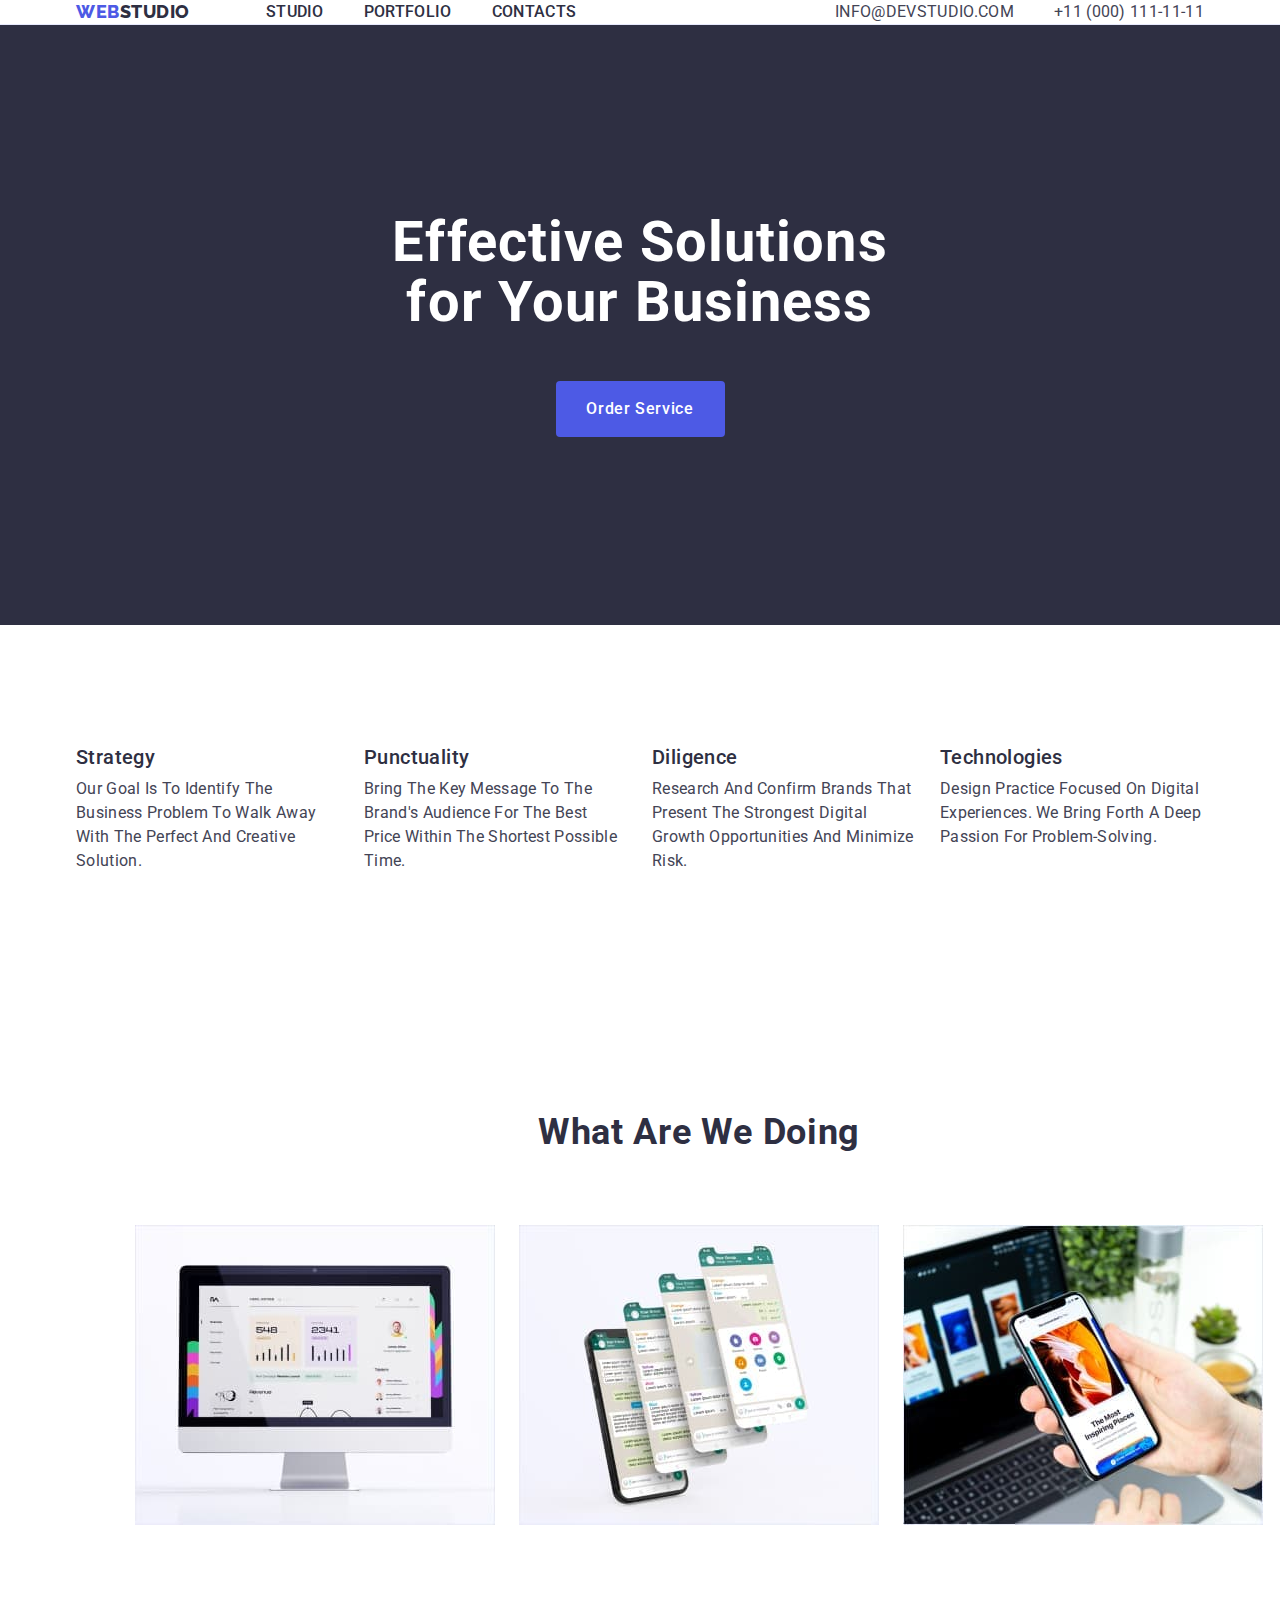
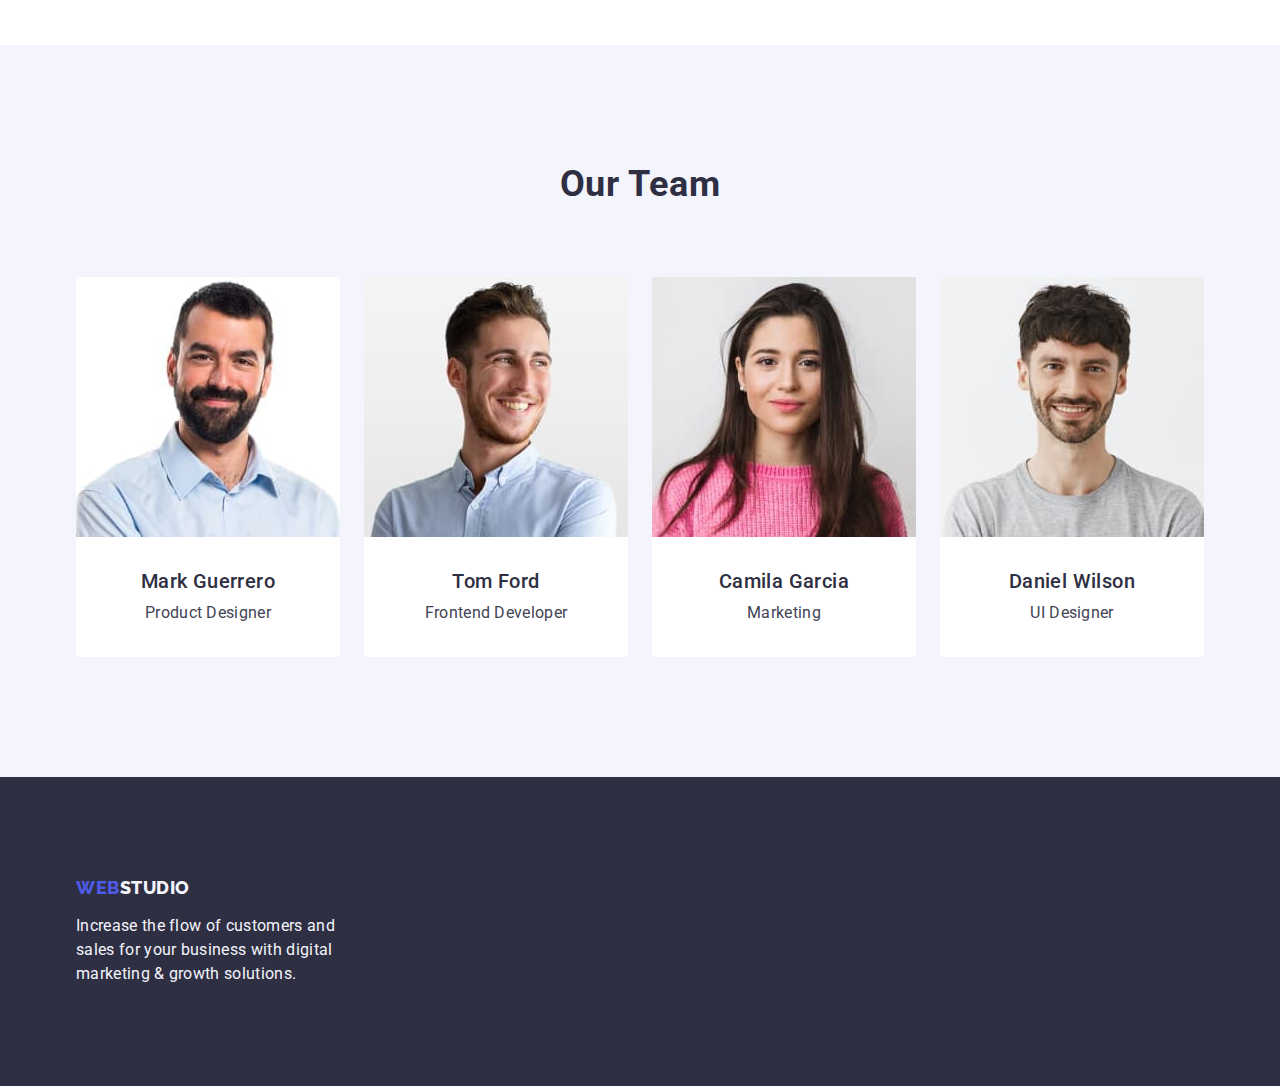
<file: index.html>
<!DOCTYPE html>
<html lang="en">
  <head>
    <link
      rel="stylesheet"
      href="https://cdnjs.cloudflare.com/ajax/libs/modern-normalize/2.0.0/modern-normalize.min.css"
      integrity="sha512-4xo8blKMVCiXpTaLzQSLSw3KFOVPWhm/TRtuPVc4WG6kUgjH6J03IBuG7JZPkcWMxJ5huwaBpOpnwYElP/m6wg=="
      crossorigin="anonymous"
      referrerpolicy="no-referrer"
    />
    <link rel="preconnect" href="https://fonts.googleapis.com" />
    <link rel="preconnect" href="https://fonts.gstatic.com" crossorigin />
    <link
      href="https://fonts.googleapis.com/css2?family=Raleway:wght@100;200;300;400;500;600;700;800;900&family=Roboto:wght@100;300;400;500;700;900&display=swap"
      rel="stylesheet"
    />
    <link rel="preconnect" href="https://fonts.googleapis.com" />
    <link rel="preconnect" href="https://fonts.gstatic.com" crossorigin />
    <link
      href="https://fonts.googleapis.com/css2?family=Roboto:wght@100;300;400;500;700;900&display=swap"
      rel="stylesheet"
    />

    <link rel="stylesheet" href="./css/styles.css" />
    <meta charset="UTF-8" />
    <meta name="viewport" content="width=device-width, initial-scale=1.0" />

    <title>Document</title>
  </head>
  <body>
    <header class="header">
      <div class="headcon container">
        <nav class="nav">
          <a href="./index.html" class="nav-logo link"
            >Web<span class="span">Studio</span></a
          >
          <ul class="list">
            <li>
              <a href="./index.html" class="nav-link-list link">Studio</a>
            </li>
            <li>
              <a href="./portfolio.html" class="nav-link-list link"
                >Portfolio</a
              >
            </li>
            <li><a href="" class="nav-link-list link">Contacts</a></li>
          </ul>
        </nav>
        <address class="address">
          <ul class="list">
            <li>
              <a href="mailto:info@devstudio.com" class="address-list link"
                >info@devstudio.com</a
              >
            </li>
            <li>
              <a href="tel:+110001111111" class="address-list link"
                >+11 (000) 111-11-11</a
              >
            </li>
          </ul>
        </address>
      </div>
    </header>
    <main>
      <!-- section1 -->
      <section class="sectionone">
        <div class="container">
          <h1 class="section-header">Effective Solutions for Your Business</h1>
          <button type="button" class="button">Order Service</button>
        </div>
      </section>
      <!-- section2 -->
      <section class="sectiontwo">
        <div class="container">
          <h2 class="visually-hidden">it cannot be empty</h2>
          <ul class="listabout">
            <li class="list-item">
              <h3 class="section-list">Strategy</h3>
              <p class="section-par">
                Our goal is to identify the business problem to walk away with
                the perfect and creative solution.
              </p>
            </li>
            <li class="list-item">
              <h3 class="section-list">Punctuality</h3>
              <p class="section-par">
                Bring the key message to the brand's audience for the best price
                within the shortest possible time.
              </p>
            </li>
            <li class="list-item">
              <h3 class="section-list">Diligence</h3>
              <p class="section-par">
                Research and confirm brands that present the strongest digital
                growth opportunities and minimize risk.
              </p>
            </li>
            <li class="list-item">
              <h3 class="section-list">Technologies</h3>
              <p class="section-par">
                Design practice focused on digital experiences. We bring forth a
                deep passion for problem-solving.
              </p>
            </li>
          </ul>
        </div>
      </section>
      <!-- section3 -->
      <section class="section-c">
        <div class="container">
          <h2 class="section-c-head">What are we doing</h2>
          <ul class="listabout">
            <li class="section-c-item">
              <img
                src="./images/Rectangle71_2.jpg"
                alt="picture1"
                width="360"
                class="display"
              />
            </li>
            <li class="section-c-item">
              <img
                src="./images/Rectangle71_3.jpg"
                alt="picture2"
                width="360"
                class="display"
              />
            </li>
            <li class="section-c-item">
              <img
                src="./images/Rectangle71_1.jpg"
                alt="picture3"
                width="360"
                class="display"
              />
            </li>
          </ul>
        </div>
      </section>
      <!-- section4 -->
      <section class="section-d">
        <div class="container">
          <h2 class="section-c-head">Our Team</h2>
          <ul class="listabout">
            <li class="section-d-list">
              <img
                src="./images/img1.jpg"
                alt="Mark Guerrero"
                width="264"
                class="display"
              />
              <div class="section-d-item">
                <h3 class="section-list section-d-header">Mark Guerrero</h3>
                <p class="section-par-team">Product Designer</p>
              </div>
            </li>

            <li class="section-d-list">
              <img
                src="./images/img2.jpg"
                alt="Tom Ford"
                width="264"
                class="display"
              />
              <div class="section-d-item">
                <h3 class="section-list section-d-header">Tom Ford</h3>
                <p class="section-par-team">Frontend Developer</p>
              </div>
            </li>
            <li class="section-d-list">
              <img
                src="./images/img3.jpg"
                alt="Camila Garcia"
                width="264"
                class="display"
              />
              <div class="section-d-item">
                <h3 class="section-list section-d-header">Camila Garcia</h3>
                <p class="section-par-team">Marketing</p>
              </div>
            </li>
            <li class="section-d-list">
              <img
                src="./images/img4.jpg"
                alt="Daniel Wilson"
                width="264"
                class="display"
              />
              <div class="section-d-item">
                <h3 class="section-list section-d-header">Daniel Wilson</h3>
                <p class="section-par-team">UI Designer</p>
              </div>
            </li>
          </ul>
        </div>
      </section>
    </main>
    <footer class="foter">
      <div class="container">
        <a href="./index.html" class="nav-logo link footer-link"
          >Web<span class="span-foter">Studio</span></a>
        <p class="foter-par">
          Increase the flow of customers and sales for your business with
          digital marketing & growth solutions.
        </p>
      </div>
    </footer>
  </body>
</html>
</file>
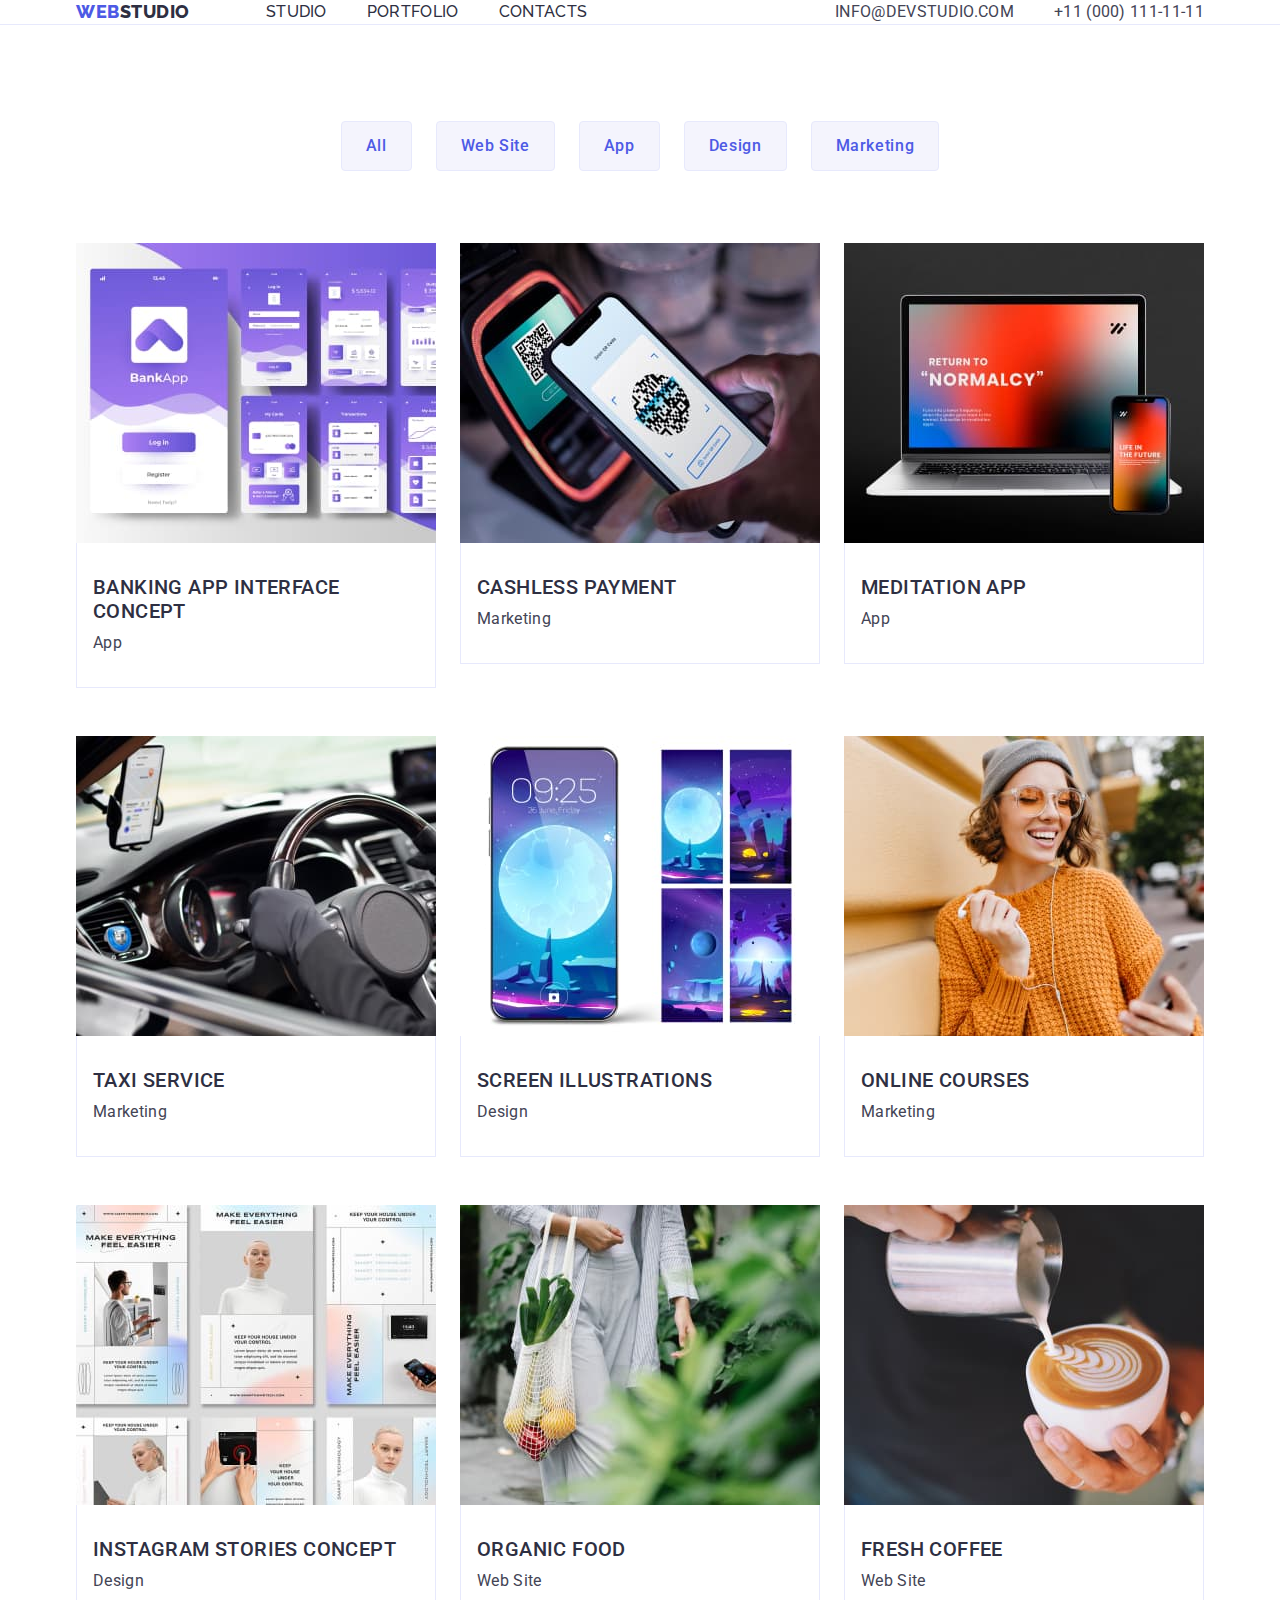
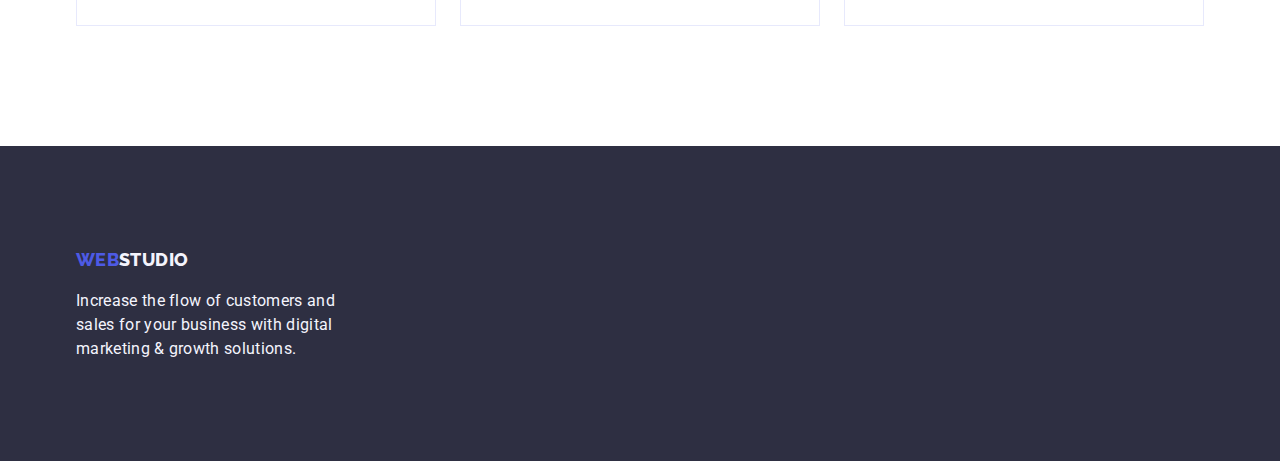
<file: portfolio.html>
<!DOCTYPE html>
<html lang="en">
<head>
    <link rel="stylesheet" href="https://cdnjs.cloudflare.com/ajax/libs/modern-normalize/2.0.0/modern-normalize.min.css" integrity="sha512-4xo8blKMVCiXpTaLzQSLSw3KFOVPWhm/TRtuPVc4WG6kUgjH6J03IBuG7JZPkcWMxJ5huwaBpOpnwYElP/m6wg==" crossorigin="anonymous" referrerpolicy="no-referrer" />
    <link rel="preconnect" href="https://fonts.googleapis.com">
    <link rel="preconnect" href="https://fonts.gstatic.com" crossorigin>
    <link href="https://fonts.googleapis.com/css2?family=Raleway:wght@100;200;300;400;500;600;700;800;900&family=Roboto:wght@100;300;400;500;700;900&display=swap" rel="stylesheet">
    <link rel="preconnect" href="https://fonts.googleapis.com">
    <link rel="preconnect" href="https://fonts.gstatic.com" crossorigin>
    <link href="https://fonts.googleapis.com/css2?family=Roboto:wght@100;300;400;500;700;900&display=swap" rel="stylesheet">
    <link rel="stylesheet" href="./css/styles.css" >
    <meta charset="UTF-8">
    <meta name="viewport" content="width=device-width, initial-scale=1.0">
    <title>Document</title>
</head>
<body>
    <header class="header">
        <div class="headcon container">
       <nav class="nav-logo nav">
        <a href="./portfolio.html" class="nav-logo link">Web<span class="span">Studio</span></a>
        <ul class="list"> 
            <li><a href="./index.html" class="nav-link-list link">Studio</a> </li>
            <li><a href="./portfolio.html" class="nav-link-list link">Portfolio</a> </li>
            <li><a href="contacts.html" class="nav-link-list link">Contacts</a> </li>
        </ul>
    </nav>
    <address class="address">
        <ul class="list">
            <li><a href="mailto:info@devstudio.com" class="address-list link">info@devstudio.com</a></li>
            <li><a href="tel:+110001111111" class="address-list link">+11 (000) 111-11-11</a></li>
        </ul>
    </address>
</div>
    </header>
    <main>
        <section class="section-p">
            <div class="container">
            <h1 class="visually-hidden">it can not be empty</h1>

            <ul class="list-p">
                <li> <button type="button" class="pbutton">All</button> </li>
                <li> <button type="button" class="pbutton">Web Site</button> </li>
                <li> <button type="button" class="pbutton">App</button> </li>
                <li> <button type="button" class="pbutton">Design</button> </li>
                <li> <button type="button" class="pbutton">Marketing</button> </li>
            </ul>
            <ul class="list-p-two">
                <li class="list-p-two-item">
                    <a href="" class="link">
                    <img src="./images/pimg1.jpg" alt="image" width="360" class="display"/>
                    <div class="list-p-two-con">
                    <h2 class="section-list">Banking App Interface Concept</h2>
                    <p class="section-par">App</p> 
                    </div>
                    </a>
                </li>
                <li class="list-p-two-item">
                    <a href="" class="link">
                    <img src="./images/pimg2.jpg" alt="image" width="360" class="display"/>
                    <div class="list-p-two-con">
                    <h2 class="section-list">Cashless Payment</h2>
                    <p class="section-par">Marketing</p> 
                    </div>
                    </a>
                </li>
                <li class="list-p-two-item">
                    <a href="" class="link">
                    <img src="./images/pimg3.jpg" alt="image" width="360" class="display"/>
                    <div class="list-p-two-con">
                        <h2 class="section-list">Meditation App</h2>
                        <p class="section-par">App</p> 
                    </div>
                    
                    </a>
                </li>
                <li class="list-p-two-item">
                    <a href="" class="link">
                    <img src="./images/pimg4.jpg" alt="image" width="360" class="display"/>
                    <div class="list-p-two-con">
                        <h2 class="section-list">Taxi Service</h2>
                        <p class="section-par">Marketing</p> 
                    </div>
                    
                    </a>
                </li>
                <li class="list-p-two-item">
                    <a href="" class="link">
                    <img src="./images/pimg5.jpg" alt="image" width="360" class="display"/>
                    <div class="list-p-two-con">
                        <h2 class="section-list">Screen Illustrations</h2>
                        <p class="section-par">Design</p>
                    </div>
                     
                    </a>
                </li>
                <li class="list-p-two-item">
                    <a href="" class="link">
                    <img src="./images/pimg6.jpg" alt="image" width="360" class="display"/>
                    <div class="list-p-two-con">
                        <h2 class="section-list">Online Courses</h2>
                        <p class="section-par">Marketing</p> 
                    </div>
                    
                    </a>
                </li>
                <li class="list-p-two-item">
                    <a href="" class="link">
                    <img src="./images/pimg7.jpg" alt="image" width="360" class="display"/>
                    <div class="list-p-two-con">
                        <h2 class="section-list">Instagram Stories Concept</h2>
                        <p class="section-par">Design</p>
                    </div>
                     
                    </a>
                </li>
                <li class="list-p-two-item">
                    <a href="" class="link">
                    <img src="./images/pimg8.jpg" alt="image" width="360" class="display"/>
                    <div class="list-p-two-con">
                        <h2 class="section-list">Organic Food</h2>
                        <p class="section-par">Web Site</p> 
                    </div>
                    
                    </a>
                </li>
                <li class="list-p-two-item">
                    <a href="" class="link">
                    <img src="./images/pimg9.jpg" alt="image" width="360" class="display"/>
                    <div class="list-p-two-con">
                        <h2 class="section-list">Fresh Coffee</h2>
                        <p class="section-par">Web Site</p> 
                    </div>
                     </a>
                </li>
                
            </ul>
            </div>
        </section>
    
    </main>
    <footer class="foter">
        <div class="container">
        <a href="./index.html" class="nav-logo link foterlink">Web<span class="span-foter">Studio</span></a>
        <p class="foter-par" >Increase the flow of customers and sales for your business with digital marketing & growth solutions.</p>
    </div>
    </footer>
</body>
</html>
</file>
<file: css/styles.css>
:root{
    --blue:#4d5ae5;
    --grey:#2e2f42;
    --secbgcolor:#2e2f42;
    --parcolor:#434455;
    --fotcolor:#F4F4FD;
    
}
*{
    box-sizing: border-box;
    margin: 0;
    padding: 0;
}
body{

    font-family:'Roboto', sans-serif;
    color:#434455;
    background-color: #FFFFFF;
}
.nav-logo{

   font-family: 'Raleway',sans-serif;
   font-weight: 800;
   font-size: 18px;
   line-height: 1.17;
   letter-spacing: 0.03em;
   text-transform: uppercase;
   color:var(--blue);
   margin-right: 76px;
}
.headcon{
    display: flex;
    justify-content: space-between;
}
.link{
    text-decoration: none;
    text-transform: uppercase;
}
.span{
    color:#2e2f42;
   
}
.list{
    list-style: none;
    display: flex;
    gap:40px;
}
.nav-link-list{
    font-weight: 500;
    font-size: 16px;
    color:var(--grey);
    
    line-height: 1.5;
    letter-spacing: 0.02em;
    padding: 24px 0 24px;
    
    }
   
   .nav-link-list:hover{
    color:#404bbf;
   }
   .nav-link-list:focus{
    color: #404bbf;
       }
    .address{
       font-style: normal; 
    }
    .address-list{
        line-height: 1.5;
        letter-spacing: 0.02em;
        color:#434455;
    }
        
    .address-list:hover{
        color:#404bbf;
    }
    .address-list:focus{
        color: #404bbf;
    }
    .sectionone{
        background-color: var(--secbgcolor);
        padding:188px 0;
    }
    .section-header{
        font-size: 56px;
        line-height: 1.07;
        text-align: center;
        letter-spacing: 0.02em;
        color: #FFFFFF;
        max-width: 496px;
        margin: 0 auto 48px;
    }
    .button{
        background-color: #4D5AE5;
        font-family: 'Roboto',sans-serif;
        font-weight: 500;
        font-size: 16px;
        line-height: 1.5;
        letter-spacing: 0.04em;
        color: #FFFFFF;
        cursor: pointer;
        display: block;
        min-width: 169px;
        height: 56px;
        border: none;
        border-radius: 4px;
        margin: 0 auto;
    }
    .pbutton{
        font-family: 'Roboto',sans-serif;
        font-weight: 500;
        font-size: 16px;
        line-height: 1.5;
        letter-spacing: 0.04em;
        color:var(--blue);
        background-color: var(--fotcolor);
        cursor: pointer;
        padding: 12px 24px;
        border: 1px solid #e7e9fc;
        border-radius: 4px;
    }
    
    .button:hover{
        background-color:#404bbf
    }
    .button:focus{
        background-color:#404bbf
    }
    .section-list{
        font-weight: 500;
        font-size: 20px;
        line-height: 1.2;
        letter-spacing: 0.02em;
        color:var(--secbgcolor);
        margin-bottom: 8px;
        text-align: left;
    }
    .section-par{
        font-size: 16px;
        line-height: 1.5;
        letter-spacing: 0.02em;
        color:var(--parcolor);
        text-align: left;
        text-transform: capitalize;
    }
    .section-c-head{
        font-size: 36px;
        line-height: 1.11;
        text-align: center;
        letter-spacing: 0.02em;
        text-transform: capitalize;
        color:var(--secbgcolor);
        margin-bottom: 72px;
    }
    .section-c-item{
       width:  calc((100% - 48px) / 3);
    }
    .section-d{
        background-color: #F4F4FD;
        padding: 120px 0;
    }
    .section-d-list{
        background-color: #FFFFFF;
        width: calc((100% - 72px) / 4); 
        border-radius: 0px 0px 4px 4px;
    }
    .foter{
        background-color: var(--grey);
        padding: 100px 0;
    }
    .span-foter{
        color:#f4f4fd;
    }
    .foter-par{
        line-height: 1.5;
        color:var(--fotcolor);
        letter-spacing: 0.02em;
        max-width: 264px;
    }
    
    .pbutton:hover{
        color: #FFFFFF;
        background-color: #404BBF;
        border: 1px solid transparent;
    }
    .pbutton:focus{
        color:#FFFFFF;
        background-color: #404BBF;
        border: 1px solid transparent;
    }
    .display{
        display: block;
        
    }
    .header{
        border-bottom:1px solid #e7e9fc;
    }
    .container{
       /* display: flex; */
       width: 1158px;
       margin: 0 auto;
       padding: 0 15px ;
    }
   
    .nav ,.address{
        display: flex;
        align-items:center ;

    }
    .sectiontwo{
        padding:120px 0;
    }
    .listabout{
        list-style: none;
        display: flex;
        gap:24px;
        
    }
    .section-par-team{
        font-size: 16px;
        line-height: 1.5;
        letter-spacing: 0.02em;
        color:var(--parcolor);
        text-align: center;
    }
    .listabout .section-par
    {
        font-size: 16px;
        line-height: 1.5;
        letter-spacing: 0.02em;
        color:var(--parcolor);
        text-align: left;
        /* text-align: center; */
    }
    .visually-hidden {
        position: absolute;
        width: 1px;
        height: 1px;
        margin: -1px;
        border: 0;
        padding: 0;
        
        white-space: nowrap;
        clip-path: inset(100%);
        clip: rect(0 0 0 0);
        overflow: hidden;
        outline: 0;
        outline-offset: 0;
      }
    .list-item{
        /* margin-right: 24px;    */
        width: calc((100% - 72px) / 4);
    }
    
    .section-c{
        padding: 120px;
    }
    .section-c-item{
        width:  calc((100% - 48px) / 3);
    }
    
    
    .section-d-header{
        text-align: center;
        margin-bottom: 8px;
    }
    .section-d-item{
        padding: 32px 0;
    }
    .footer-link{
        display: inline-block;
        margin-bottom: 16px;
    }
    .section-p{
        padding-top: 96px;
        padding-bottom: 120px;
    }
    .list-p
    {
        list-style: none;
        display: flex;
        justify-content: center;
        margin-bottom: 72px;
        gap: 24px;
    }
    .list-p-two{
        list-style: none;
        display: flex;
        flex-wrap: wrap; 
        gap: 24px;
        row-gap: 48px;
    }
    .list-p-two-item{
        width: calc((100% - 48px) / 3);
    }
    .list-p-two-con{
        padding: 32px 16px;
        border: 1px solid #e7e9fc;
        border-top: none;
    }
    .foterlink{
        line-height: 1.5;
        display: inline-block;
        letter-spacing: 0.02em;
        max-width: 264px;
        margin-bottom: 16px;
    }
</file>
